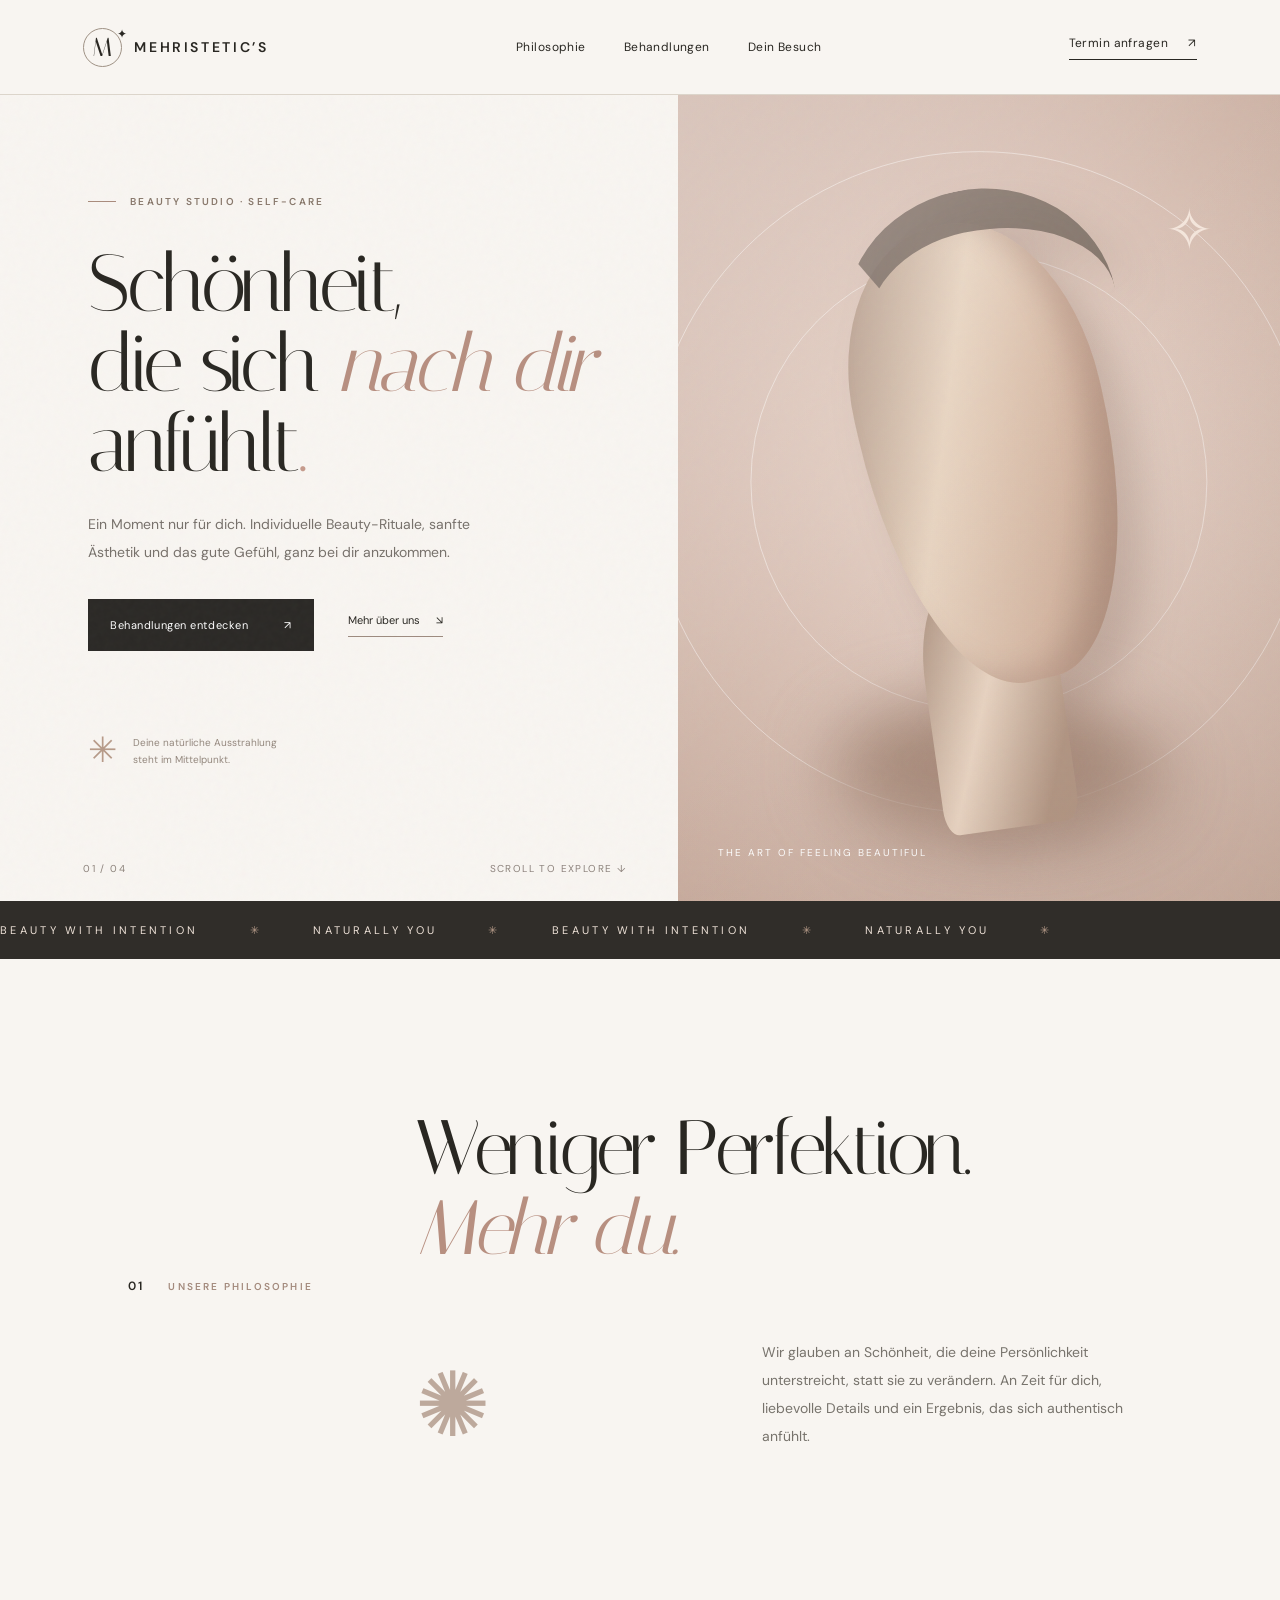
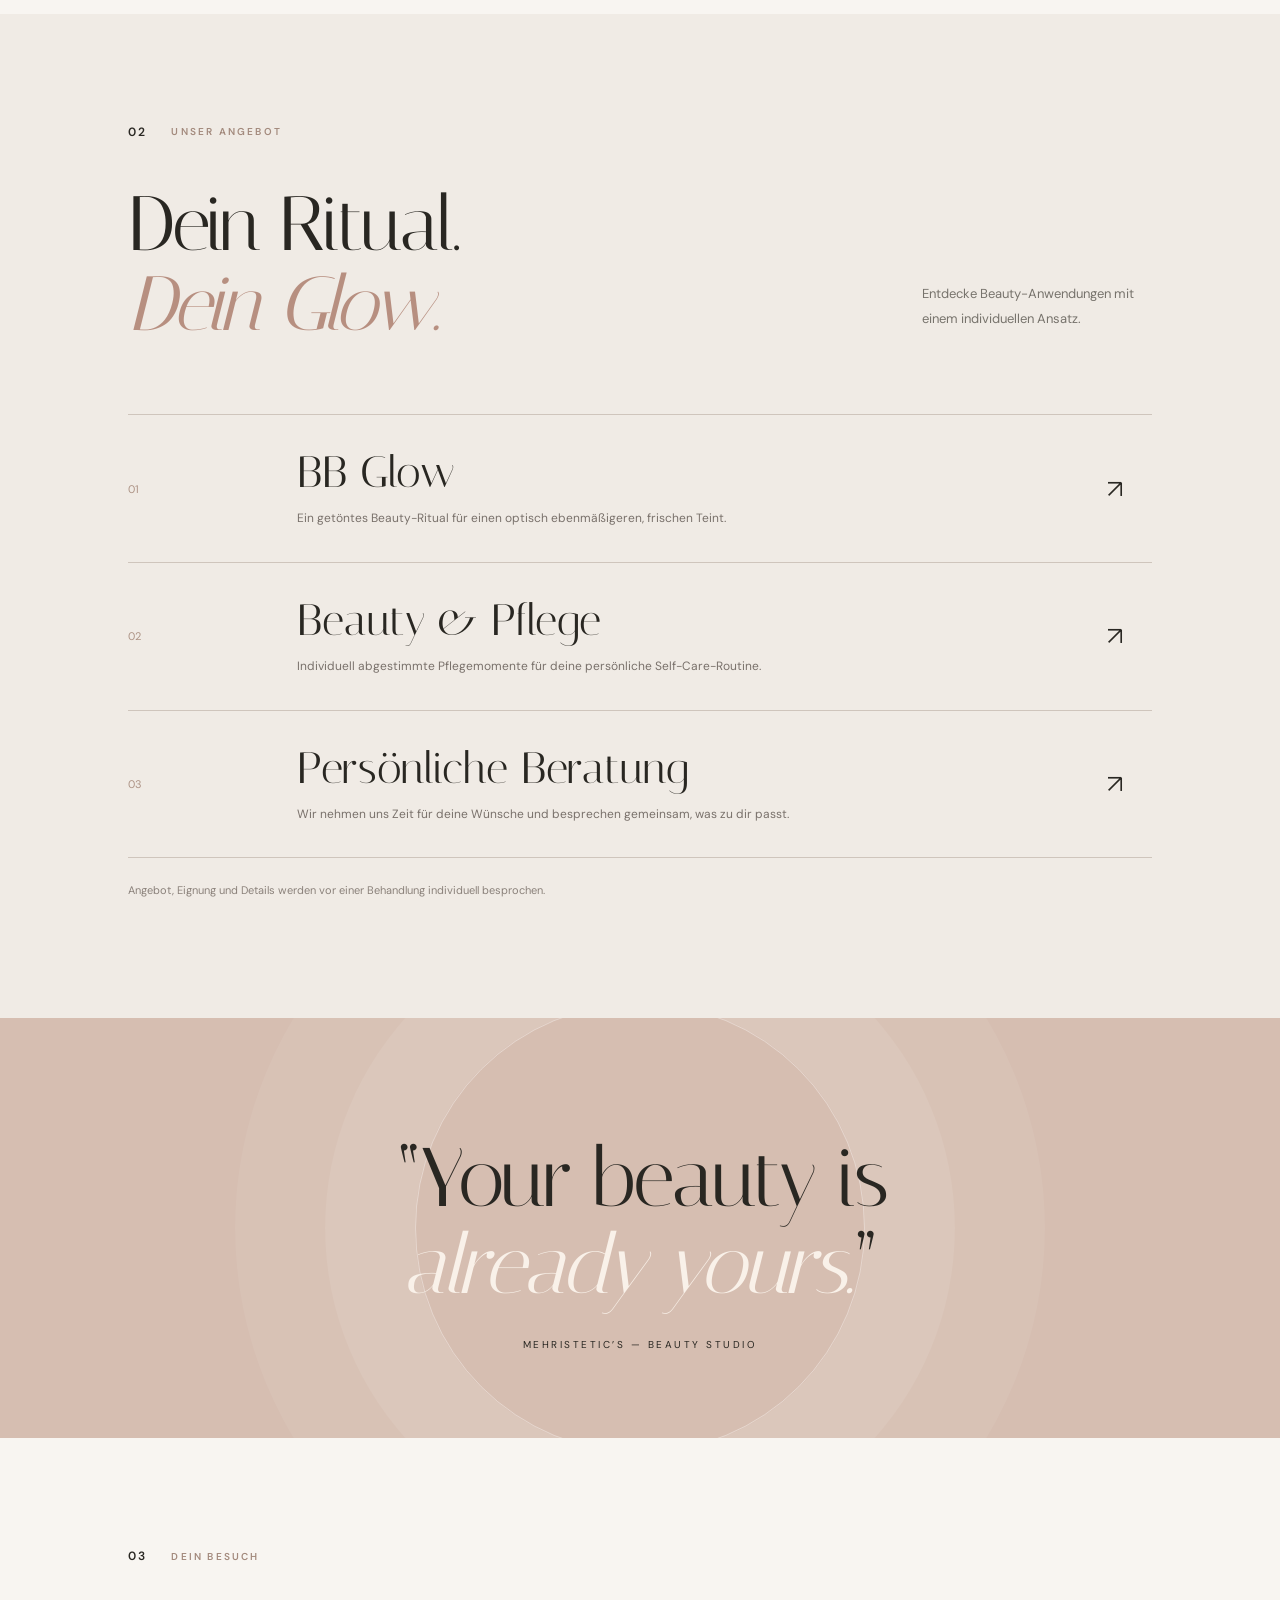
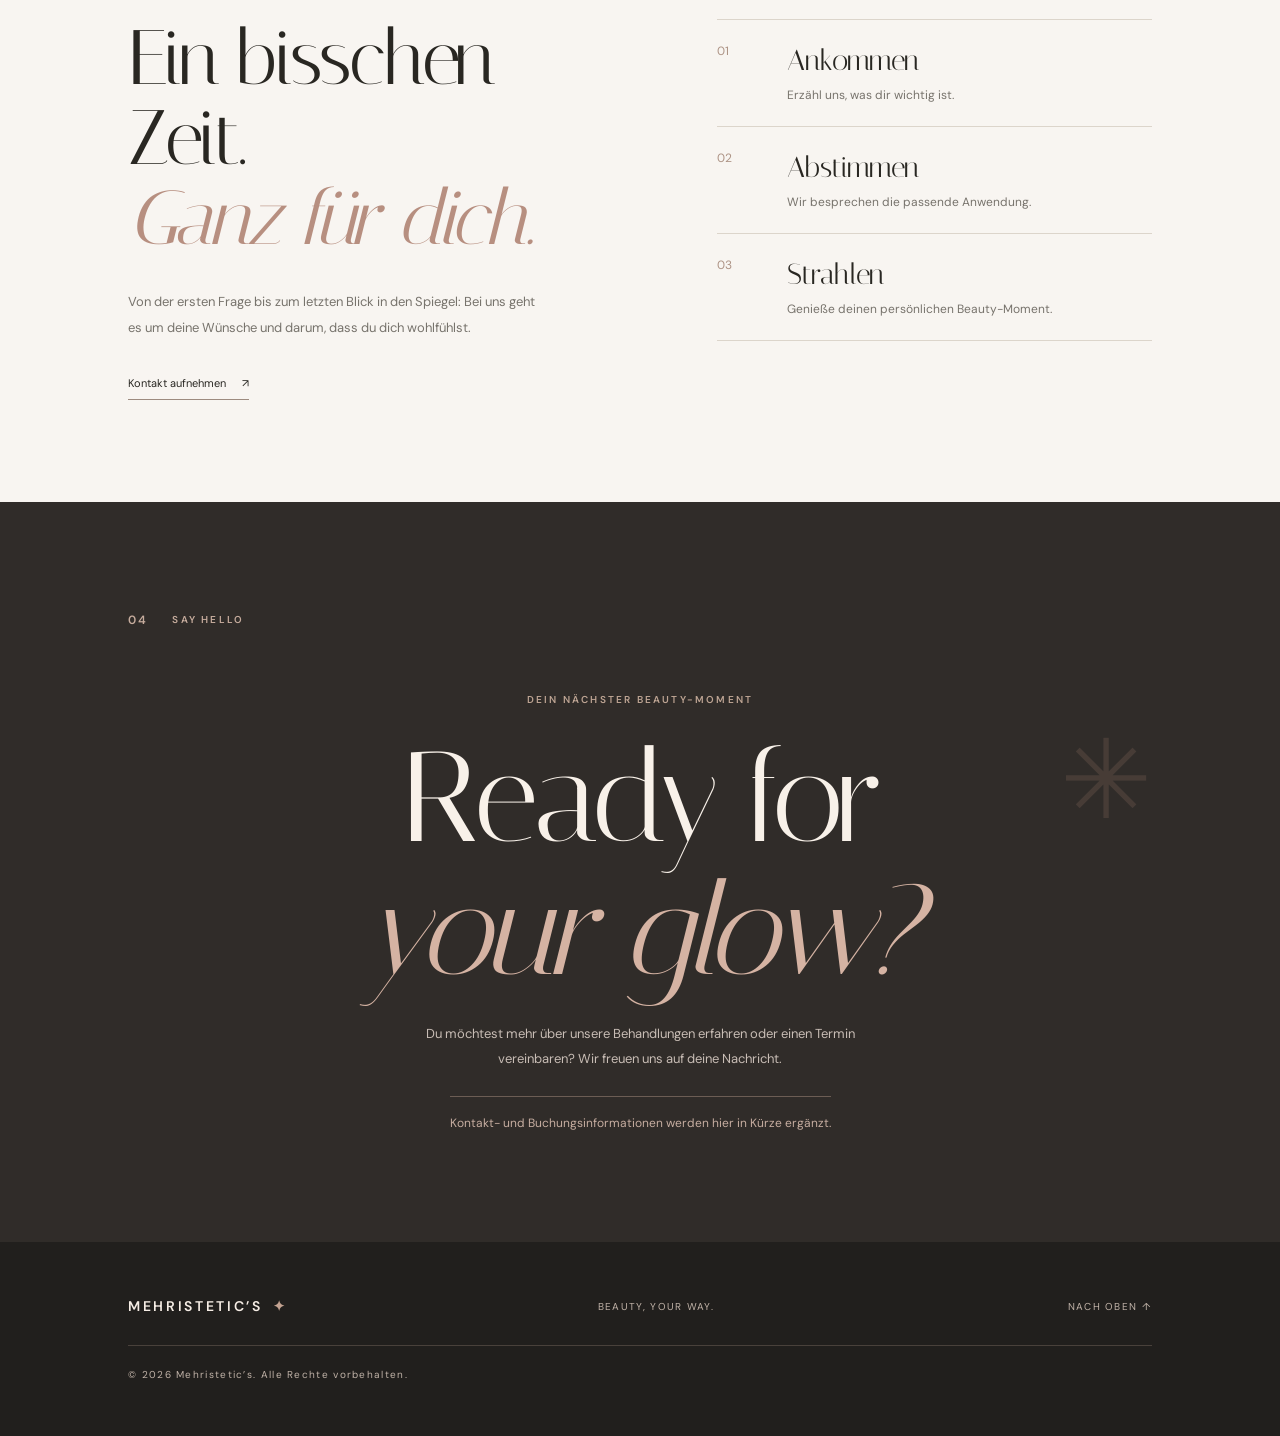
<file: index.html>
<!doctype html>
<html lang="de">
<head>
<meta charset="UTF-8"><meta name="viewport" content="width=device-width, initial-scale=1">
<meta name="theme-color" content="#f8f5f1"><meta name="description" content="Mehristetic’s – Beauty Studio für bewusste Pflege, natürliche Ausstrahlung und individuelle Beauty-Rituale.">
<title>Mehristetic’s — Beauty in Balance</title>
<link rel="preconnect" href="https://fonts.googleapis.com"><link rel="preconnect" href="https://fonts.gstatic.com" crossorigin>
<link href="https://fonts.googleapis.com/css2?family=DM+Sans:wght@300;400;500;600;700&family=Italiana&display=swap" rel="stylesheet">
<link rel="stylesheet" href="./styles.css">
</head>
<body>
<div class="grain" aria-hidden="true"></div>
<header class="header" id="top"><a class="brand" href="#top" aria-label="Mehristetic’s Startseite"><span class="brand-mark">M<span>✦</span></span><span class="brand-name">MEHRISTETIC’S</span></a>
<nav class="desktop-nav" aria-label="Hauptnavigation"><a href="#philosophie">Philosophie</a><a href="#behandlungen">Behandlungen</a><a href="#ablauf">Dein Besuch</a></nav>
<a class="header-cta" href="#kontakt">Termin anfragen <span>↗</span></a><button class="menu-button" aria-label="Menü öffnen" aria-expanded="false">☰</button></header>
<div class="mobile-nav" id="mobile-nav"><a href="#philosophie">Philosophie</a><a href="#behandlungen">Behandlungen</a><a href="#ablauf">Dein Besuch</a><a href="#kontakt">Kontakt</a></div>
<main>
<section class="hero"><div class="hero-copy reveal"><div class="eyebrow"><span class="eyebrow-line"></span> BEAUTY STUDIO · SELF-CARE</div><h1>Schönheit,<br>die sich <em>nach dir</em><br>anfühlt<span class="period">.</span></h1><p>Ein Moment nur für dich. Individuelle Beauty-Rituale, sanfte Ästhetik und das gute Gefühl, ganz bei dir anzukommen.</p><div class="hero-actions"><a class="button button-dark" href="#behandlungen">Behandlungen entdecken <span>↗</span></a><a class="text-link" href="#philosophie">Mehr über uns <span>↘</span></a></div><div class="hero-note"><span class="asterisk">✳</span><span>Deine natürliche Ausstrahlung<br>steht im Mittelpunkt.</span></div></div>
<div class="hero-art reveal" aria-label="Abstrakte skulpturale Beauty-Illustration"><div class="hero-orbit orbit-one"></div><div class="hero-orbit orbit-two"></div><div class="sculpture"><div class="sculpture-shadow"></div><div class="sculpture-neck"></div><div class="sculpture-face"></div><div class="sculpture-hair"></div></div><span class="art-caption">THE ART OF FEELING BEAUTIFUL</span><span class="art-star">✧</span></div>
<div class="hero-index">01 / 04 <span>SCROLL TO EXPLORE ↓</span></div></section>
<div class="marquee" aria-hidden="true"><div>BEAUTY WITH INTENTION <span>✳</span> NATURALLY YOU <span>✳</span> BEAUTY WITH INTENTION <span>✳</span> NATURALLY YOU <span>✳</span></div></div>
<section class="intro section" id="philosophie"><div class="section-label reveal"><span>01</span> UNSERE PHILOSOPHIE</div><div class="intro-content reveal"><h2>Weniger Perfektion.<br><em>Mehr du.</em></h2><div class="intro-bottom"><span class="flower">✺</span><p>Wir glauben an Schönheit, die deine Persönlichkeit unterstreicht, statt sie zu verändern. An Zeit für dich, liebevolle Details und ein Ergebnis, das sich authentisch anfühlt.</p></div></div></section>
<section class="services section" id="behandlungen"><div class="section-label reveal"><span>02</span> UNSER ANGEBOT</div><div class="services-heading reveal"><h2>Dein Ritual.<br><em>Dein Glow.</em></h2><p>Entdecke Beauty-Anwendungen mit einem individuellen Ansatz.</p></div><div class="service-list">
<article class="service reveal"><span class="service-num">01</span><div><h3>BB Glow</h3><p>Ein getöntes Beauty-Ritual für einen optisch ebenmäßigeren, frischen Teint.</p></div><span class="service-icon">↗</span></article>
<article class="service reveal"><span class="service-num">02</span><div><h3>Beauty & Pflege</h3><p>Individuell abgestimmte Pflegemomente für deine persönliche Self-Care-Routine.</p></div><span class="service-icon">↗</span></article>
<article class="service reveal"><span class="service-num">03</span><div><h3>Persönliche Beratung</h3><p>Wir nehmen uns Zeit für deine Wünsche und besprechen gemeinsam, was zu dir passt.</p></div><span class="service-icon">↗</span></article></div><p class="service-disclaimer">Angebot, Eignung und Details werden vor einer Behandlung individuell besprochen.</p></section>
<section class="quote-band"><div class="quote-orb"></div><p class="reveal">“Your beauty is<br><em>already yours.</em>”</p><span>MEHRISTETIC’S — BEAUTY STUDIO</span></section>
<section class="experience section" id="ablauf"><div class="section-label reveal"><span>03</span> DEIN BESUCH</div><div class="experience-grid"><div class="reveal"><h2>Ein bisschen Zeit.<br><em>Ganz für dich.</em></h2><p>Von der ersten Frage bis zum letzten Blick in den Spiegel: Bei uns geht es um deine Wünsche und darum, dass du dich wohlfühlst.</p><a class="text-link" href="#kontakt">Kontakt aufnehmen <span>↗</span></a></div><div class="steps reveal"><div><span>01</span><h3>Ankommen</h3><p>Erzähl uns, was dir wichtig ist.</p></div><div><span>02</span><h3>Abstimmen</h3><p>Wir besprechen die passende Anwendung.</p></div><div><span>03</span><h3>Strahlen</h3><p>Genieße deinen persönlichen Beauty-Moment.</p></div></div></div></section>
<section class="contact section" id="kontakt"><div class="section-label reveal"><span>04</span> SAY HELLO</div><div class="contact-body reveal"><div class="contact-kicker">DEIN NÄCHSTER BEAUTY-MOMENT</div><h2>Ready for<br><em>your glow?</em></h2><p>Du möchtest mehr über unsere Behandlungen erfahren oder einen Termin vereinbaren? Wir freuen uns auf deine Nachricht.</p><div class="contact-status">Kontakt- und Buchungsinformationen werden hier in Kürze ergänzt.</div></div><span class="contact-sparkle" aria-hidden="true">✳</span></section>
</main>
<footer><a class="footer-brand" href="#top">MEHRISTETIC’S<span>✦</span></a><span>BEAUTY, YOUR WAY.</span><a href="#top">NACH OBEN ↑</a><small>© <span id="year"></span> Mehristetic’s. Alle Rechte vorbehalten.</small></footer>
<script src="./script.js" defer></script>
</body></html>
</file>
<file: styles.css>
:root{--cream:#f8f5f1;--ink:#292722;--muted:#77736c;--line:#dcd5cb;--rose:#e7d3c9;--taupe:#b7a495;--display:'Italiana',Georgia,serif;--sans:'DM Sans',Arial,sans-serif}*{box-sizing:border-box}html{scroll-behavior:smooth}body{margin:0;background:var(--cream);color:var(--ink);font-family:var(--sans);-webkit-font-smoothing:antialiased}a{color:inherit;text-decoration:none}button{font:inherit}::selection{background:#c8a99a;color:#fff}.grain{position:fixed;inset:0;pointer-events:none;opacity:.17;z-index:20;background-image:url("data:image/svg+xml,%3Csvg viewBox='0 0 180 180' xmlns='http://www.w3.org/2000/svg'%3E%3Cfilter id='n'%3E%3CfeTurbulence type='fractalNoise' baseFrequency='.8' numOctaves='3' stitchTiles='stitch'/%3E%3C/filter%3E%3Crect width='100%25' height='100%25' filter='url(%23n)' opacity='.16'/%3E%3C/svg%3E")}.header{height:95px;padding:0 6.5%;display:flex;align-items:center;justify-content:space-between;border-bottom:1px solid var(--line);position:relative;z-index:30;background:var(--cream)}.brand{display:flex;align-items:center;gap:12px}.brand-mark{border:1px solid #9f9285;border-radius:50%;width:39px;height:39px;display:grid;place-items:center;font:26px var(--display);position:relative}.brand-mark span{position:absolute;font:12px var(--sans);right:-6px;top:-3px}.brand-name,.footer-brand{font-size:14px;letter-spacing:.19em;font-weight:600}.desktop-nav{display:flex;gap:38px}.desktop-nav a,.header-cta{font-size:12px;letter-spacing:.035em}.desktop-nav a{transition:color .25s}.desktop-nav a:hover{color:#a78676}.header-cta{border-bottom:1px solid var(--ink);padding-bottom:8px}.header-cta span{margin-left:17px}.menu-button{display:none;border:0;background:transparent;font-size:24px}.mobile-nav{display:none}.hero{min-height:690px;display:grid;grid-template-columns:1fr 47%;position:relative;overflow:hidden}.hero-copy{padding:100px 4% 120px 13%;position:relative;z-index:2}.eyebrow,.section-label,.contact-kicker{font-size:10px;letter-spacing:.22em;font-weight:600}.eyebrow{display:flex;align-items:center;gap:14px;color:#88786b}.eyebrow-line{width:28px;height:1px;background:#a98c7c}.hero h1{font:clamp(65px,6.3vw,112px)/.99 var(--display);letter-spacing:-.045em;margin:36px 0 27px}.hero h1 em,h2 em,.quote-band em{font-weight:400;color:#b78f80}.period{color:#c69b8c}.hero-copy>p{max-width:420px;font-size:14px;line-height:2;color:#77716b}.hero-actions{display:flex;gap:34px;align-items:center;margin-top:33px}.button{display:inline-flex;align-items:center;justify-content:space-between;gap:36px;padding:19px 22px;font-size:11px;letter-spacing:.05em;transition:transform .3s,background .3s}.button:hover{transform:translateY(-4px)}.button-dark{background:#2b2926;color:#fff}.button-dark:hover{background:#56453c}.text-link{font-size:11px;border-bottom:1px solid #9d8b7f;padding-bottom:9px}.text-link span{margin-left:13px}.hero-note{display:flex;gap:16px;align-items:center;margin-top:70px;font-size:10px;line-height:1.7;color:#93877d}.asterisk{font-size:35px;color:#b79b89}.hero-art{background:radial-gradient(circle at 55% 45%,#ead8cd,#d9c1b5 52%,#c8ac9e);position:relative;overflow:hidden;min-height:660px}.hero-art:after{content:'';position:absolute;inset:0;background:linear-gradient(130deg,#fff4,transparent 45%,#70513c15)}.hero-orbit{border:1px solid #ffffff70;border-radius:50%;position:absolute;left:50%;top:48%;transform:translate(-50%,-50%)}.orbit-one{width:76%;aspect-ratio:1}.orbit-two{width:110%;aspect-ratio:1}.sculpture{position:absolute;width:70%;height:77%;left:17%;top:14%;filter:drop-shadow(25px 22px 19px #72584b40)}.sculpture-neck{position:absolute;width:32%;height:42%;left:35%;bottom:0;border-radius:40% 40% 10% 10%;background:linear-gradient(110deg,#a78c7b,#ead6c4 45%,#b39785 85%);transform:rotate(-8deg)}.sculpture-face{position:absolute;width:59%;height:75%;left:20%;top:2%;border-radius:48% 48% 44% 45% / 37% 40% 58% 59%;background:linear-gradient(110deg,#a88d7d 0%,#e8d5c2 38%,#d6b8a4 70%,#a88a77 100%);transform:rotate(-13deg);box-shadow:inset -22px -12px 28px #9b786b55}.sculpture-hair{position:absolute;width:65%;height:41%;top:-3%;left:15%;border-radius:55% 55% 20% 25%;border-top:42px solid #76685f;border-left:23px solid transparent;transform:rotate(-12deg);opacity:.82}.sculpture-shadow{position:absolute;width:75%;height:20%;bottom:0;left:13%;background:#a88b7b;border-radius:50%;filter:blur(34px)}.art-caption{position:absolute;bottom:42px;left:40px;color:#fff;font-size:10px;letter-spacing:.2em}.art-star{position:absolute;right:11%;top:12%;font-size:58px;color:#f5e7dd}.hero-index{position:absolute;bottom:26px;left:6.5%;right:51%;display:flex;justify-content:space-between;font-size:10px;letter-spacing:.14em;color:#8c827b}.marquee{background:#302d29;color:#eee2d8;overflow:hidden;white-space:nowrap;padding:22px 0;font-size:11px;letter-spacing:.3em}.marquee div{width:max-content;animation:marquee 32s linear infinite}.marquee span{padding:0 45px;color:#b99d8b}@keyframes marquee{to{transform:translateX(-50%)}}.section{padding:110px 10%}.section-label{display:flex;gap:24px;align-items:center;color:#a38a7d}.section-label span{font-size:12px;color:#292722}.intro{display:grid;grid-template-columns:28% 1fr;padding-top:150px;padding-bottom:150px}.intro h2,.services h2,.experience h2,.contact h2{font:clamp(55px,6vw,100px)/1.04 var(--display);letter-spacing:-.035em;margin:0}.intro-bottom{display:flex;align-items:end;justify-content:space-between;gap:35px;margin-top:55px}.intro-bottom p{max-width:390px;font-size:14px;line-height:2;color:var(--muted)}.flower{font-size:90px;color:#bda99c}.services{background:#f0ebe5}.services-heading{display:flex;align-items:end;justify-content:space-between;margin:45px 0 70px}.services-heading p{max-width:230px;color:var(--muted);font-size:13px;line-height:1.9}.service{border-top:1px solid #cfc5bc;display:grid;grid-template-columns:15% 1fr 45px;align-items:center;padding:32px 0;gap:15px;transition:padding .3s,background .3s}.service:last-child{border-bottom:1px solid #cfc5bc}.service:hover{padding-left:16px;background:#e9e0d8}.service-num{font-size:11px;color:#ad9385}.service h3{font:clamp(32px,3.4vw,55px) var(--display);margin:0 0 10px}.service p{color:#79716b;font-size:12px;line-height:1.8;margin:0}.service-icon{font-size:26px;font-weight:300}.service-disclaimer{font-size:11px;color:#8a817a;margin-top:25px}.quote-band{min-height:420px;background:#d6beb1;display:flex;flex-direction:column;align-items:center;justify-content:center;text-align:center;position:relative;overflow:hidden}.quote-band p{font:clamp(55px,6.5vw,110px)/1.04 var(--display);letter-spacing:-.03em;position:relative;z-index:1;margin:30px 0}.quote-band em{color:#f9f1e9}.quote-band>span{font-size:10px;letter-spacing:.25em;z-index:1}.quote-orb{position:absolute;width:450px;height:450px;border:1px solid #ffffff60;border-radius:50%;box-shadow:0 0 0 90px #ffffff13,0 0 0 180px #ffffff0e}.experience-grid{display:grid;grid-template-columns:1fr 1fr;gap:15%;margin-top:55px}.experience-grid>div>p{max-width:410px;color:var(--muted);font-size:13px;line-height:2;margin:30px 0}.steps>div{display:grid;grid-template-columns:50px 1fr;column-gap:20px;border-bottom:1px solid var(--line);padding:23px 0}.steps>div:first-child{border-top:1px solid var(--line)}.steps span{grid-row:span 2;font-size:12px;color:#ad9385}.steps h3{font:29px var(--display);margin:0}.steps p{font-size:12px;color:var(--muted);margin:10px 0 0}.contact{background:#302c29;color:#f8f1e9;min-height:610px;position:relative;overflow:hidden}.contact .section-label,.contact .section-label span{color:#c6ac9d}.contact-body{text-align:center;margin:65px auto 0;max-width:800px;position:relative;z-index:1}.contact-kicker{color:#bda493}.contact h2{font-size:clamp(78px,10vw,150px);margin:25px 0}.contact h2 em{color:#d5b3a3}.contact-body>p{max-width:470px;margin:0 auto 25px;color:#c8bdb5;line-height:1.9;font-size:13px}.contact-status{border-top:1px solid #6c5d54;display:inline-block;padding-top:18px;font-size:12px;color:#c6ada0}.contact-sparkle{position:absolute;right:10%;top:28%;font-size:110px;color:#8c6e60;opacity:.25}footer{background:#211f1d;color:#f6ede5;padding:55px 10%;display:grid;grid-template-columns:1fr 1fr auto;align-items:center;gap:30px}footer .footer-brand span{color:#c3a291;margin-left:10px}footer>span,footer>a:not(.footer-brand),footer small{font-size:10px;letter-spacing:.13em;color:#c1b3a8}footer small{grid-column:1/-1;border-top:1px solid #49413b;padding-top:22px}.reveal{opacity:0;transform:translateY(25px);transition:opacity .85s ease,transform .85s cubic-bezier(.2,.8,.2,1)}.reveal.visible{opacity:1;transform:translateY(0)}@media(max-width:900px){.header{height:76px;padding:0 6%}.desktop-nav,.header-cta{display:none}.menu-button{display:block}.mobile-nav{display:none;position:absolute;z-index:29;top:76px;background:var(--cream);left:0;right:0;padding:25px 6%;box-shadow:0 20px 30px #0001}.mobile-nav.open{display:flex;flex-direction:column;gap:22px}.hero{grid-template-columns:1fr}.hero-copy{padding:75px 8% 70px}.hero h1{font-size:clamp(62px,11vw,100px)}.hero-art{min-height:530px}.hero-index{display:none}.section{padding:85px 7%}.intro{grid-template-columns:1fr;gap:45px}.intro-bottom{margin-top:35px}.experience-grid{gap:8%}}@media(max-width:560px){.brand-name{font-size:11px}.brand-mark{width:34px;height:34px}.hero-copy{padding:65px 7% 60px}.hero h1{font-size:clamp(58px,13vw,78px)}.hero-actions{gap:18px;flex-wrap:wrap}.hero-note{margin-top:45px}.hero-art{min-height:410px}.sculpture{height:80%;width:80%;left:10%}.art-caption{left:20px;bottom:25px;font-size:8px}.intro h2,.services h2,.experience h2{font-size:clamp(52px,12vw,76px)}.intro-bottom{align-items:center}.flower{font-size:55px}.services-heading{display:block;margin-bottom:35px}.services-heading p{margin-top:22px}.service{grid-template-columns:34px 1fr 20px;padding:25px 0}.service h3{font-size:36px}.service p{font-size:11px}.quote-band{min-height:320px}.quote-band p{font-size:clamp(52px,12vw,75px)}.experience-grid{grid-template-columns:1fr;gap:45px}.contact{min-height:550px}.contact h2{font-size:clamp(70px,16vw,100px)}footer{grid-template-columns:1fr 1fr}footer>span{display:none}footer>a:not(.footer-brand){text-align:right}}@media(prefers-reduced-motion:reduce){*,*:before,*:after{scroll-behavior:auto!important;animation:none!important;transition:none!important}.reveal{opacity:1;transform:none}}
</file>
